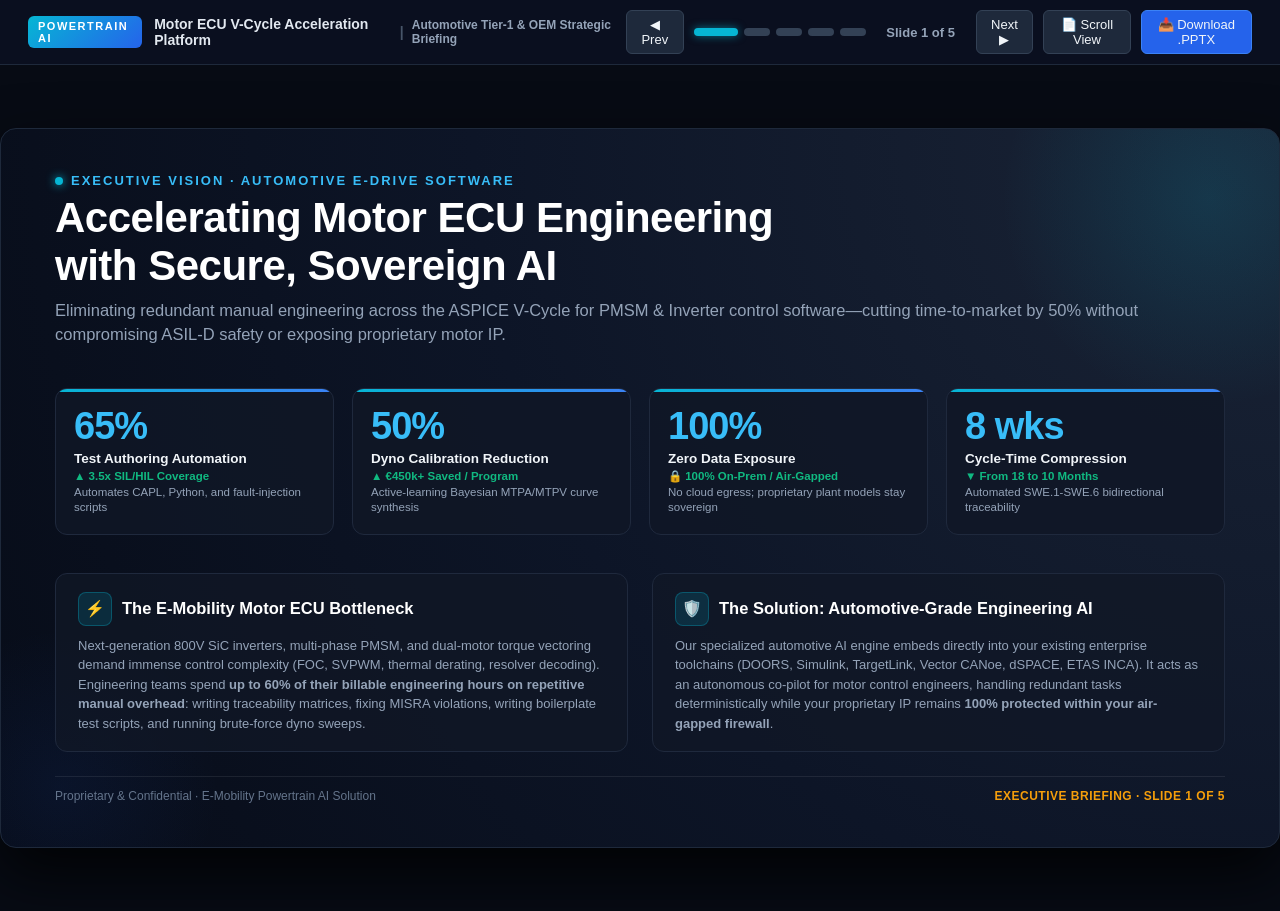
<file: ai_automotive_motor_ecu_v_cycle.html>
<!DOCTYPE html>
<html lang="en">
<head>
<meta charset="UTF-8">
<meta name="viewport" content="width=device-width, initial-scale=1.0">
<title>AI in Automotive Motor ECU Development | V-Cycle Acceleration &amp; Sovereign Security</title>
<style>
  :root {
    --bg-dark: #070b14;
    --card-bg: #101726;
    --card-border: #1e293d;
    --accent-blue: #3b82f6;
    --accent-cyan: #06b6d4;
    --accent-teal: #10b981;
    --accent-amber: #f59e0b;
    --accent-red: #ef4444;
    --text-primary: #f8fafc;
    --text-secondary: #94a3b8;
    --text-muted: #64748b;
  }

  * { box-sizing: border-box; margin: 0; padding: 0; }
  body {
    background: var(--bg-dark);
    font-family: -apple-system, BlinkMacSystemFont, "Segoe UI", Roboto, -apple-system, sans-serif;
    color: var(--text-primary);
    overflow-x: hidden;
    min-height: 100vh;
    display: flex;
    flex-direction: column;
  }

  /* Presentation Top Toolbar */
  .deck-header {
    background: rgba(11, 16, 32, 0.95);
    backdrop-filter: blur(14px);
    border-bottom: 1px solid #1e293b;
    display: flex;
    justify-content: space-between;
    align-items: center;
    padding: 10px 28px;
    position: sticky;
    top: 0;
    z-index: 999;
  }
  .deck-brand {
    display: flex;
    align-items: center;
    gap: 12px;
  }
  .brand-badge {
    background: linear-gradient(135deg, #06b6d4, #2563eb);
    color: #fff;
    padding: 4px 10px;
    border-radius: 6px;
    font-size: 11px;
    font-weight: 800;
    letter-spacing: 1.5px;
    text-transform: uppercase;
  }
  .deck-title-text {
    font-size: 14px;
    font-weight: 600;
    color: #e2e8f0;
    display: flex;
    align-items: center;
    gap: 8px;
  }
  .deck-nav-controls {
    display: flex;
    align-items: center;
    gap: 10px;
  }
  .nav-btn {
    background: #1e293b;
    border: 1px solid #334155;
    color: #f1f5f9;
    padding: 6px 14px;
    border-radius: 6px;
    font-size: 13px;
    font-weight: 500;
    cursor: pointer;
    transition: all 0.2s ease;
    display: inline-flex;
    align-items: center;
    gap: 6px;
  }
  .nav-btn:hover {
    background: #334155;
    border-color: #60a5fa;
    color: #fff;
  }
  .nav-btn.primary {
    background: #2563eb;
    border-color: #3b82f6;
  }
  .nav-btn.primary:hover {
    background: #1d4ed8;
  }
  .slide-counter {
    font-size: 13px;
    color: #94a3b8;
    font-weight: 600;
    min-width: 90px;
    text-align: center;
  }
  .slide-pills {
    display: flex;
    gap: 6px;
    align-items: center;
  }
  .slide-pill {
    width: 26px;
    height: 8px;
    background: #334155;
    border-radius: 4px;
    cursor: pointer;
    transition: all 0.25s ease;
  }
  .slide-pill:hover {
    background: #475569;
  }
  .slide-pill.active {
    background: #06b6d4;
    width: 44px;
    box-shadow: 0 0 8px rgba(6, 182, 212, 0.6);
  }

  /* Presentation Mode Styling */
  body.mode-presentation {
    overflow: hidden;
  }
  body.mode-presentation .deck-container {
    padding: 0;
    height: calc(100vh - 54px);
    display: flex;
    justify-content: center;
    align-items: center;
  }
  body.mode-presentation .slide {
    display: none;
    margin: 0;
    box-shadow: 0 25px 60px rgba(0, 0, 0, 0.8);
    transform-origin: center center;
    animation: fadeInSlide 0.35s ease-out forwards;
  }
  body.mode-presentation .slide.active-slide {
    display: flex;
  }

  @keyframes fadeInSlide {
    from { opacity: 0; transform: scale(0.985); }
    to { opacity: 1; transform: scale(1); }
  }

  /* Scroll Mode Styling */
  body.mode-scroll .deck-container {
    padding: 32px 0 80px;
    display: flex;
    flex-direction: column;
    align-items: center;
    gap: 40px;
  }
  body.mode-scroll .slide {
    display: flex;
  }

  /* Standard Slide Canvas (1280x720 16:9 ratio) */
  .slide {
    width: 1280px;
    height: 720px;
    padding: 44px 54px;
    background: radial-gradient(circle at top right, #1a2436 0%, #0d1527 55%, #070c18 100%);
    border: 1px solid #1e293b;
    border-radius: 16px;
    position: relative;
    overflow: hidden;
    flex-direction: column;
    justify-content: space-between;
  }

  /* Ambient Glow Effect */
  .slide::before {
    content: "";
    position: absolute;
    top: -140px;
    right: -140px;
    width: 420px;
    height: 420px;
    background: radial-gradient(circle, rgba(6, 182, 212, 0.14), transparent 70%);
    pointer-events: none;
  }
  .slide::after {
    content: "";
    position: absolute;
    bottom: -100px;
    left: -100px;
    width: 320px;
    height: 320px;
    background: radial-gradient(circle, rgba(37, 99, 235, 0.08), transparent 70%);
    pointer-events: none;
  }

  /* Slide Header */
  .slide-top {
    position: relative;
    z-index: 2;
  }
  .kicker {
    font-size: 13px;
    font-weight: 700;
    color: #38bdf8;
    text-transform: uppercase;
    letter-spacing: 2px;
    margin-bottom: 6px;
    display: flex;
    align-items: center;
    gap: 8px;
  }
  .kicker .dot {
    width: 8px;
    height: 8px;
    background: #06b6d4;
    border-radius: 50%;
    display: inline-block;
    box-shadow: 0 0 10px #06b6d4;
  }
  h1 {
    font-size: 42px;
    font-weight: 800;
    line-height: 1.15;
    color: #ffffff;
    letter-spacing: -0.5px;
    margin-bottom: 8px;
  }
  h2 {
    font-size: 32px;
    font-weight: 700;
    line-height: 1.2;
    color: #ffffff;
    letter-spacing: -0.3px;
    margin-bottom: 6px;
  }
  .subtitle {
    font-size: 16.5px;
    color: #94a3b8;
    font-weight: 400;
    line-height: 1.45;
    max-width: 1100px;
  }

  /* Slide Footer */
  .slide-footer {
    display: flex;
    justify-content: space-between;
    align-items: center;
    border-top: 1px solid rgba(255, 255, 255, 0.08);
    padding-top: 12px;
    font-size: 12px;
    color: #64748b;
    position: relative;
    z-index: 2;
  }
  .slide-footer .confidential {
    color: #f59e0b;
    font-weight: 600;
    letter-spacing: 0.5px;
  }

  /* Layout Grids */
  .cols {
    display: grid;
    grid-template-columns: repeat(2, 1fr);
    gap: 24px;
    position: relative;
    z-index: 2;
  }
  .cols-3 {
    display: grid;
    grid-template-columns: repeat(3, 1fr);
    gap: 18px;
    position: relative;
    z-index: 2;
  }
  .cols-4 {
    display: grid;
    grid-template-columns: repeat(4, 1fr);
    gap: 16px;
    position: relative;
    z-index: 2;
  }

  /* KPI Grid */
  .kpis {
    display: grid;
    grid-template-columns: repeat(4, 1fr);
    gap: 18px;
    margin: 18px 0 14px;
    position: relative;
    z-index: 2;
  }
  .kpi {
    background: rgba(16, 23, 38, 0.85);
    border: 1px solid #1f293d;
    border-radius: 12px;
    padding: 18px;
    position: relative;
    overflow: hidden;
  }
  .kpi::before {
    content: "";
    position: absolute;
    top: 0;
    left: 0;
    right: 0;
    height: 3px;
    background: linear-gradient(90deg, #06b6d4, #3b82f6);
  }
  .kpi .value {
    font-size: 38px;
    font-weight: 800;
    color: #38bdf8;
    line-height: 1;
    margin-bottom: 6px;
    letter-spacing: -1px;
  }
  .kpi .label {
    font-size: 13.5px;
    font-weight: 700;
    color: #f1f5f9;
    margin-bottom: 3px;
  }
  .kpi .delta {
    font-size: 11.5px;
    color: #94a3b8;
    line-height: 1.35;
  }
  .kpi .delta.highlight {
    color: #10b981;
    font-weight: 700;
  }

  /* Cards */
  .card {
    background: rgba(16, 23, 38, 0.75);
    border: 1px solid #1f293d;
    border-radius: 12px;
    padding: 18px 22px;
    position: relative;
  }
  .card-header {
    display: flex;
    align-items: center;
    gap: 10px;
    margin-bottom: 10px;
  }
  .card-icon {
    width: 34px;
    height: 34px;
    border-radius: 8px;
    display: flex;
    align-items: center;
    justify-content: center;
    font-size: 16px;
    background: rgba(6, 182, 212, 0.15);
    color: #38bdf8;
    border: 1px solid rgba(6, 182, 212, 0.3);
  }
  .card h3 {
    font-size: 16.5px;
    color: #fff;
    font-weight: 700;
  }
  .card p {
    font-size: 13px;
    color: #94a3b8;
    line-height: 1.5;
  }
  .card ul {
    list-style: none;
    margin-top: 8px;
  }
  .card ul li {
    font-size: 12.5px;
    color: #cbd5e1;
    margin-bottom: 5px;
    display: flex;
    align-items: flex-start;
    gap: 8px;
  }
  .card ul li::before {
    content: "▸";
    color: #38bdf8;
    font-size: 12px;
    line-height: 1.2;
  }

  /* Interactive V-Cycle Diagram */
  .v-cycle-container {
    display: grid;
    grid-template-columns: 1fr 120px 1fr;
    gap: 14px;
    margin-top: 10px;
    align-items: center;
    position: relative;
    z-index: 2;
  }
  .v-branch {
    display: flex;
    flex-direction: column;
    gap: 9px;
  }
  .v-step {
    background: rgba(16, 23, 38, 0.9);
    border: 1px solid #1f293d;
    border-radius: 8px;
    padding: 9px 13px;
    border-left: 3px solid #3b82f6;
    transition: all 0.2s ease;
  }
  .v-step:hover {
    border-color: #38bdf8;
    background: rgba(26, 38, 62, 0.95);
  }
  .v-step.right-branch {
    border-left: none;
    border-right: 3px solid #10b981;
  }
  .v-step.right-branch:hover {
    border-right-color: #34d399;
  }
  .v-step-title {
    font-size: 12.5px;
    font-weight: 700;
    color: #f8fafc;
    display: flex;
    justify-content: space-between;
    align-items: center;
  }
  .v-step-badge {
    font-size: 9.5px;
    padding: 2px 6px;
    border-radius: 4px;
    background: rgba(59, 130, 246, 0.2);
    color: #60a5fa;
    font-weight: 600;
  }
  .v-step.right-branch .v-step-badge {
    background: rgba(16, 185, 129, 0.2);
    color: #34d399;
  }
  .v-step-desc {
    font-size: 11px;
    color: #94a3b8;
    margin-top: 3px;
    line-height: 1.35;
  }
  .v-center-spine {
    display: flex;
    flex-direction: column;
    align-items: center;
    justify-content: center;
    text-align: center;
  }
  .v-badge-center {
    background: #111d33;
    border: 1px dashed #38bdf8;
    border-radius: 10px;
    padding: 10px 8px;
    font-size: 11px;
    color: #38bdf8;
    font-weight: 700;
    box-shadow: 0 0 15px rgba(6, 182, 212, 0.2);
  }

  /* Matrix Table */
  table.matrix-table {
    width: 100%;
    border-collapse: separate;
    border-spacing: 0;
    margin-top: 12px;
    border-radius: 10px;
    overflow: hidden;
    border: 1px solid #1f293d;
    font-size: 12.5px;
    position: relative;
    z-index: 2;
  }
  table.matrix-table th {
    background: #111e38;
    color: #f8fafc;
    text-align: left;
    padding: 10px 14px;
    font-weight: 700;
    border-bottom: 1px solid #1f293d;
  }
  table.matrix-table td {
    background: rgba(16, 23, 38, 0.7);
    color: #cbd5e1;
    padding: 9px 14px;
    border-bottom: 1px solid #1f293d;
    vertical-align: top;
    line-height: 1.4;
  }
  table.matrix-table tr:last-child td {
    border-bottom: none;
  }
  .tag-bad {
    background: rgba(239, 68, 68, 0.15);
    color: #f87171;
    padding: 2px 7px;
    border-radius: 4px;
    font-size: 10.5px;
    font-weight: 700;
    margin-right: 4px;
  }
  .tag-good {
    background: rgba(16, 185, 129, 0.15);
    color: #34d399;
    padding: 2px 7px;
    border-radius: 4px;
    font-size: 10.5px;
    font-weight: 700;
    margin-right: 4px;
  }

  /* Security Pillars */
  .security-box {
    background: linear-gradient(135deg, rgba(16, 185, 129, 0.08), rgba(6, 182, 212, 0.04));
    border: 1px solid rgba(16, 185, 129, 0.25);
    border-radius: 12px;
    padding: 16px 20px;
    position: relative;
  }
  .security-badge {
    display: inline-flex;
    align-items: center;
    gap: 6px;
    background: rgba(16, 185, 129, 0.2);
    color: #34d399;
    padding: 2px 8px;
    border-radius: 20px;
    font-size: 10.5px;
    font-weight: 700;
    text-transform: uppercase;
    margin-bottom: 6px;
  }

  /* Steps Grid */
  .steps {
    display: grid;
    grid-template-columns: repeat(4, 1fr);
    gap: 14px;
    margin-top: 12px;
    position: relative;
    z-index: 2;
  }
  .step {
    background: #101726;
    border: 1px solid #1f293d;
    border-radius: 10px;
    padding: 16px;
    border-top: 3px solid #38bdf8;
    display: flex;
    flex-direction: column;
    justify-content: space-between;
  }
  .step .num {
    font-size: 11px;
    font-weight: 800;
    color: #38bdf8;
    text-transform: uppercase;
    letter-spacing: 1px;
  }
  .step h3 {
    font-size: 15px;
    color: #fff;
    margin: 5px 0 6px;
    font-weight: 700;
  }
  .step p {
    font-size: 12px;
    color: #94a3b8;
    line-height: 1.4;
  }
  .step-deliverable {
    margin-top: 8px;
    padding-top: 6px;
    border-top: 1px dashed #1e293b;
    font-size: 11px;
    color: #34d399;
    font-weight: 600;
  }

  /* Call To Action Banner */
  .cta-banner {
    background: linear-gradient(90deg, #1e3a8a 0%, #0d9488 100%);
    border-radius: 12px;
    padding: 16px 24px;
    display: flex;
    justify-content: space-between;
    align-items: center;
    margin-top: 12px;
    position: relative;
    z-index: 2;
  }
  .cta-title {
    font-size: 16.5px;
    font-weight: 800;
    color: #fff;
  }
  .cta-subtitle {
    font-size: 12.5px;
    color: #e0f2fe;
    margin-top: 2px;
  }
  .cta-btn {
    background: #ffffff;
    color: #0f172a;
    font-weight: 700;
    padding: 9px 20px;
    border-radius: 6px;
    font-size: 12.5px;
    border: none;
    cursor: pointer;
    box-shadow: 0 4px 12px rgba(0, 0, 0, 0.25);
    text-transform: uppercase;
    letter-spacing: 0.5px;
    transition: transform 0.15s ease;
  }
  .cta-btn:hover {
    transform: translateY(-1px);
    background: #f8fafc;
  }

  /* Print and PDF Export Styles */
  @media print {
    body { background: #070b14 !important; }
    .deck-header { display: none !important; }
    .deck-container { padding: 0 !important; gap: 0 !important; }
    .slide {
      page-break-after: always;
      break-after: page;
      margin: 0 !important;
      border: none !important;
      box-shadow: none !important;
      width: 100% !important;
      height: 100vh !important;
    }
  }
</style>
</head>
<body class="mode-presentation">

<!-- Presentation Header & Controls -->
<header class="deck-header">
  <div class="deck-brand">
    <span class="brand-badge">POWERTRAIN AI</span>
    <div class="deck-title-text">
      <span>Motor ECU V-Cycle Acceleration Platform</span>
      <span style="color:#475569">|</span>
      <span style="color:#94a3b8; font-size:12px;">Automotive Tier-1 &amp; OEM Strategic Briefing</span>
    </div>
  </div>
  
  <div class="deck-nav-controls">
    <button class="nav-btn" onclick="prevSlide()" title="Previous Slide (Arrow Left)">◀ Prev</button>
    
    <div class="slide-pills">
      <div class="slide-pill active" onclick="goToSlide(0)" title="Slide 1: Executive Vision"></div>
      <div class="slide-pill" onclick="goToSlide(1)" title="Slide 2: Demystifying AI"></div>
      <div class="slide-pill" onclick="goToSlide(2)" title="Slide 3: V-Cycle Transformation"></div>
      <div class="slide-pill" onclick="goToSlide(3)" title="Slide 4: Zero Data Leakage"></div>
      <div class="slide-pill" onclick="goToSlide(4)" title="Slide 5: Turnkey Services"></div>
    </div>

    <span class="slide-counter" id="slideIndicator">Slide 1 of 5</span>
    <button class="nav-btn" onclick="nextSlide()" title="Next Slide (Arrow Right / Space)">Next ▶</button>
    
    <button class="nav-btn" id="viewModeBtn" onclick="toggleViewMode()" title="Toggle View Mode (Presentation vs Scroll)">
      📄 Scroll View
    </button>
    
    <button class="nav-btn primary" onclick="downloadPptx()" title="Download Editable PowerPoint File">
      📥 Download .PPTX
    </button>
  </div>
</header>

<!-- Slides Container -->
<main class="deck-container">

  <!-- ==================== SLIDE 1 ==================== -->
  <section class="slide active-slide" data-hp-slide="1" id="slide-1">
    <div class="slide-top">
      <div class="kicker"><span class="dot"></span> Executive Vision · Automotive E-Drive Software</div>
      <h1>Accelerating Motor ECU Engineering<br>with Secure, Sovereign AI</h1>
      <p class="subtitle">
        Eliminating redundant manual engineering across the ASPICE V-Cycle for PMSM &amp; Inverter control software—cutting time-to-market by 50% without compromising ASIL-D safety or exposing proprietary motor IP.
      </p>
    </div>

    <!-- Core Impact Metrics -->
    <div class="kpis">
      <div class="kpi">
        <div class="value">65%</div>
        <div class="label">Test Authoring Automation</div>
        <div class="delta highlight">▲ 3.5x SIL/HIL Coverage</div>
        <div class="delta">Automates CAPL, Python, and fault-injection scripts</div>
      </div>
      <div class="kpi">
        <div class="value">50%</div>
        <div class="label">Dyno Calibration Reduction</div>
        <div class="delta highlight">▲ €450k+ Saved / Program</div>
        <div class="delta">Active-learning Bayesian MTPA/MTPV curve synthesis</div>
      </div>
      <div class="kpi">
        <div class="value">100%</div>
        <div class="label">Zero Data Exposure</div>
        <div class="delta highlight">🔒 100% On-Prem / Air-Gapped</div>
        <div class="delta">No cloud egress; proprietary plant models stay sovereign</div>
      </div>
      <div class="kpi">
        <div class="value">8 wks</div>
        <div class="label">Cycle-Time Compression</div>
        <div class="delta highlight">▼ From 18 to 10 Months</div>
        <div class="delta">Automated SWE.1-SWE.6 bidirectional traceability</div>
      </div>
    </div>

    <!-- Context & Pain Point Overview -->
    <div class="cols">
      <div class="card">
        <div class="card-header">
          <div class="card-icon">⚡</div>
          <h3>The E-Mobility Motor ECU Bottleneck</h3>
        </div>
        <p>
          Next-generation 800V SiC inverters, multi-phase PMSM, and dual-motor torque vectoring demand immense control complexity (FOC, SVPWM, thermal derating, resolver decoding). Engineering teams spend <strong>up to 60% of their billable engineering hours on repetitive manual overhead</strong>: writing traceability matrices, fixing MISRA violations, writing boilerplate test scripts, and running brute-force dyno sweeps.
        </p>
      </div>

      <div class="card">
        <div class="card-header">
          <div class="card-icon">🛡️</div>
          <h3>The Solution: Automotive-Grade Engineering AI</h3>
        </div>
        <p>
          Our specialized automotive AI engine embeds directly into your existing enterprise toolchains (DOORS, Simulink, TargetLink, Vector CANoe, dSPACE, ETAS INCA). It acts as an autonomous co-pilot for motor control engineers, handling redundant tasks deterministically while your proprietary IP remains <strong>100% protected within your air-gapped firewall</strong>.
        </p>
      </div>
    </div>

    <div class="slide-footer">
      <span>Proprietary &amp; Confidential · E-Mobility Powertrain AI Solution</span>
      <span class="confidential">EXECUTIVE BRIEFING · SLIDE 1 OF 5</span>
    </div>
  </section>

  <!-- ==================== SLIDE 2 ==================== -->
  <section class="slide" data-hp-slide="1" id="slide-2">
    <div class="slide-top">
      <div class="kicker"><span class="dot"></span> Engineering Foundations · Beyond Generic LLMs</div>
      <h2>What is AI in Deep Automotive Motor ECU Development?</h2>
      <p class="subtitle">
        Generic commercial AI hallucinates and leaks data. Automotive-grade engineering AI is a deterministic, neuro-symbolic framework engineered specifically for functional safety (ISO 26262) and real-time control physics.
      </p>
    </div>

    <!-- The 3 Pillars of Motor Control AI -->
    <div class="cols-3">
      <div class="card">
        <div class="card-header">
          <div class="card-icon">📐</div>
          <h3>1. Physics-Informed ML Surrogates</h3>
        </div>
        <p>
          Replaces sluggish finite-element (FEA) and complex ODE solvers with microsecond neural surrogates for non-linear motor plant dynamics:
        </p>
        <ul>
          <li>Iron saturation, cross-coupling Ld/Lq mapping</li>
          <li>Inverter SiC switching losses &amp; thermal transients</li>
          <li>100x faster SIL/MIL closed-loop simulation</li>
        </ul>
      </div>

      <div class="card">
        <div class="card-header">
          <div class="card-icon">🧠</div>
          <h3>2. Domain-Tuned Semantic Agents</h3>
        </div>
        <p>
          Trained on automotive embedded standards, control protocols, and toolchain syntax rather than public internet chatter:
        </p>
        <ul>
          <li>Deep knowledge of AUTOSAR Classic (RTE/BSW/MCAL)</li>
          <li>Native understanding of A2L/ASAP2, CAN/XCP, and MDF4</li>
          <li>Automated ASPICE SWE.1-SWE.6 artifact synthesis</li>
        </ul>
      </div>

      <div class="card">
        <div class="card-header">
          <div class="card-icon">🛡️</div>
          <h3>3. Deterministic Verification Gates</h3>
        </div>
        <p>
          Zero hallucination tolerance: Every AI suggestion is strictly gated by deterministic compilers and formal verification tools:
        </p>
        <ul>
          <li>Automated MISRA-C:2012 / CERT C rule checkers</li>
          <li>SMT-based formal bounds checking (Polyspace/Astree)</li>
          <li>Human-in-the-loop sign-off for ASIL-D safety cases</li>
        </ul>
      </div>
    </div>

    <!-- Comparison Table -->
    <table class="matrix-table">
      <thead>
        <tr>
          <th style="width: 22%;">Dimension</th>
          <th style="width: 38%;">Generic Consumer AI (ChatGPT / Public Cloud)</th>
          <th style="width: 40%; color: #38bdf8;">Our Automotive Motor ECU AI Platform</th>
        </tr>
      </thead>
      <tbody>
        <tr>
          <td><strong>Data Confidentiality</strong></td>
          <td><span class="tag-bad">High Risk</span> Egresses to public cloud; risks model retraining</td>
          <td><span class="tag-good">100% Sovereign</span> Air-gapped / On-Premise; zero external transmission</td>
        </tr>
        <tr>
          <td><strong>Automotive Semantics</strong></td>
          <td>Generic code; no awareness of FOC, SVPWM, or ARXML</td>
          <td>Native understanding of dq-frame transformations, MTPA, and AUTOSAR</td>
        </tr>
        <tr>
          <td><strong>Safety &amp; Compliance</strong></td>
          <td>Unverifiable probabilistic text; unsuited for ASIL-D</td>
          <td>Deterministic verification gates; ISO 26262 tool qualification support</td>
        </tr>
        <tr>
          <td><strong>Toolchain Integration</strong></td>
          <td>Copy-paste web browser interface; manual friction</td>
          <td>Headless API connectors for DOORS, Simulink, CANoe, INCA, dSPACE</td>
        </tr>
      </tbody>
    </table>

    <div class="slide-footer">
      <span>Deterministic Neuro-Symbolic Architecture for High-Integrity Systems</span>
      <span class="confidential">EXECUTIVE BRIEFING · SLIDE 2 OF 5</span>
    </div>
  </section>

  <!-- ==================== SLIDE 3 ==================== -->
  <section class="slide" data-hp-slide="1" id="slide-3">
    <div class="slide-top">
      <div class="kicker"><span class="dot"></span> End-to-End V-Model Transformation · ASPICE SWE.1 to SWE.6</div>
      <h2>AI Across the Motor ECU V-Development Cycle</h2>
      <p class="subtitle">
        Automating time-sink manual tasks from requirements decomposition down to dyno calibration while preserving full engineering control and safety integrity.
      </p>
    </div>

    <!-- Visual V-Cycle Flow -->
    <div class="v-cycle-container">
      <!-- Left Arm (Design & Architecture) -->
      <div class="v-branch">
        <div class="v-step">
          <div class="v-step-title">
            <span>SWE.1: Requirements Engineering</span>
            <span class="v-step-badge">DOORS / Polarion</span>
          </div>
          <div class="v-step-desc">
            <strong>AI Parser:</strong> Converts OEM vehicle torque requests into formal Motor Control specs; flags conflicting or untestable boundary conditions automatically.
          </div>
        </div>

        <div class="v-step">
          <div class="v-step-title">
            <span>SWE.2: System Architecture</span>
            <span class="v-step-badge">AUTOSAR ARXML</span>
          </div>
          <div class="v-step-desc">
            <strong>ARXML Co-Pilot:</strong> Automated SWC port mapping, runnable scheduling, and data dictionary validation for inverter RTE and BSW complex drivers.
          </div>
        </div>

        <div class="v-step">
          <div class="v-step-title">
            <span>SWE.3: Detailed MBD &amp; Code Gen</span>
            <span class="v-step-badge">Simulink / TargetLink</span>
          </div>
          <div class="v-step-desc">
            <strong>Model &amp; Code Assistant:</strong> Automated FOC sub-system harness generation, fixed-point scaling optimization, and automated MISRA-C:2012 remediation.
          </div>
        </div>
      </div>

      <!-- Center Spine -->
      <div class="v-center-spine">
        <div class="v-badge-center">
          <div style="font-size: 18px; margin-bottom: 2px;">⚡ ➔ ⚙️</div>
          <div>CLOSED LOOP</div>
          <div style="font-size: 8.5px; color: #94a3b8; margin-top: 3px;">Continuous Automated Traceability</div>
        </div>
      </div>

      <!-- Right Arm (Verification, Validation & Calibration) -->
      <div class="v-branch">
        <div class="v-step right-branch">
          <div class="v-step-title">
            <span>SWE.4: Unit &amp; Static Verification</span>
            <span class="v-step-badge">Polyspace / TPT</span>
          </div>
          <div class="v-step-desc">
            <strong>Test Vector Synthesizer:</strong> Autonomously generates boundary and equivalence test cases achieving 100% MC/DC coverage for ASIL-D motor safety monitors.
          </div>
        </div>

        <div class="v-step right-branch">
          <div class="v-step-title">
            <span>SWE.5: SIL / HIL Integration</span>
            <span class="v-step-badge">dSPACE / Vector CANoe</span>
          </div>
          <div class="v-step-desc">
            <strong>HIL Automation Engine:</strong> Generates automated CAPL/Python scripts for resolver signal loss, DC bus over-voltage, and inverter bridge shoot-through faults.
          </div>
        </div>

        <div class="v-step right-branch">
          <div class="v-step-title">
            <span>SWE.6: Dyno Calibration &amp; Mapping</span>
            <span class="v-step-badge">ETAS INCA / CANape</span>
          </div>
          <div class="v-step-desc">
            <strong>Bayesian Calibration Co-Pilot:</strong> Active-learning MTPA/MTPV table generator; slashes dyno cell operating hours by 50% via intelligent sweep reduction.
          </div>
        </div>
      </div>
    </div>

    <!-- Bottleneck vs AI Acceleration Summary Bar -->
    <div class="cols" style="margin-top: 10px;">
      <div class="card" style="padding: 10px 16px; border-left: 3px solid #f87171;">
        <h4 style="font-size: 12.5px; color: #f87171; margin-bottom: 3px;">Traditional Manual Bottleneck:</h4>
        <p style="font-size: 11.5px; color: #cbd5e1;">
          Manual test script authoring, repetitive regression debug in gigabyte CAN trace logs, and weeks of tedious test bench sweep tuning.
        </p>
      </div>
      <div class="card" style="padding: 10px 16px; border-left: 3px solid #10b981;">
        <h4 style="font-size: 12.5px; color: #34d399; margin-bottom: 3px;">AI-Accelerated Engineering:</h4>
        <p style="font-size: 11.5px; color: #cbd5e1;">
          Automated test synthesis, 10-second MDF4 log root-cause analysis, and optimal dyno sampling points calculated autonomously.
        </p>
      </div>
    </div>

    <div class="slide-footer">
      <span>ASPICE Level 3 &amp; ISO 26262 ASIL-D Process Aligned</span>
      <span class="confidential">EXECUTIVE BRIEFING · SLIDE 3 OF 5</span>
    </div>
  </section>

  <!-- ==================== SLIDE 4 ==================== -->
  <section class="slide" data-hp-slide="1" id="slide-4">
    <div class="slide-top">
      <div class="kicker"><span class="dot"></span> Enterprise Security Architecture · Zero Trust</div>
      <h2>Absolute IP Protection &amp; Zero Data Leakage Guarantee</h2>
      <p class="subtitle">
        Your motor topologies, inverter switching algorithms, and calibration datasets represent core IP. Our platform guarantees mathematical data isolation with zero cloud exposure.
      </p>
    </div>

    <!-- 4 Security Pillars -->
    <div class="cols">
      <div class="security-box">
        <div class="security-badge">🔒 Pillar 1 · Sovereign Hosting</div>
        <h3 style="font-size: 15.5px; color: #fff; margin-bottom: 5px;">100% Air-Gapped / On-Premise VPC</h3>
        <p style="font-size: 12.5px; color: #cbd5e1; line-height: 1.45;">
          Deployed completely behind your corporate firewall on customer-owned infrastructure (NVIDIA DGX, private server racks, or dedicated sovereign cloud enclaves). <strong>Zero telemetry, zero external API calls, and zero external network dependencies.</strong>
        </p>
      </div>

      <div class="security-box">
        <div class="security-badge">🛡️ Pillar 2 · Intellectual Property Rights</div>
        <h3 style="font-size: 15.5px; color: #fff; margin-bottom: 5px;">Zero Data Retention &amp; No Retraining</h3>
        <p style="font-size: 12.5px; color: #cbd5e1; line-height: 1.45;">
          Your proprietary motor control models, Simulink diagrams, C source code, and calibration A2L files are never used to train base foundation models. Ephemeral session memory is securely wiped following execution.
        </p>
      </div>

      <div class="security-box">
        <div class="security-badge">⚡ Pillar 3 · Compliance Standard</div>
        <h3 style="font-size: 15.5px; color: #fff; margin-bottom: 5px;">TISAX Level 3 &amp; ISO/SAE 21434 Certified</h3>
        <p style="font-size: 12.5px; color: #cbd5e1; line-height: 1.45;">
          Built to conform strictly with automotive cybersecurity standards (ISO/SAE 21434) and European automotive supplier information security (TISAX AL3 - Very High Protection Need). Role-based access control (RBAC) and hardware cryptographic signing.
        </p>
      </div>

      <div class="security-box">
        <div class="security-badge">🔍 Pillar 4 · Audit &amp; Traceability</div>
        <h3 style="font-size: 15.5px; color: #fff; margin-bottom: 5px;">Complete Audit Trail &amp; Human Sign-off</h3>
        <p style="font-size: 12.5px; color: #cbd5e1; line-height: 1.45;">
          Every generated test case, code patch, or calibration adjustment includes full cryptographic provenance and timestamped justification. Meets strict ASPICE audit requirements with mandatory Senior Engineer sign-off gates.
        </p>
      </div>
    </div>

    <!-- Architecture Callout -->
    <div class="card" style="margin-top: 10px; background: rgba(15, 23, 42, 0.9); border: 1px dashed #38bdf8; padding: 12px 18px;">
      <div style="display: flex; align-items: center; justify-content: space-between;">
        <div style="display: flex; align-items: center; gap: 12px;">
          <div style="font-size: 22px;">🏛️</div>
          <div>
            <div style="font-size: 13.5px; font-weight: 700; color: #38bdf8;">Enterprise Air-Gap Deployment Mode</div>
            <div style="font-size: 11.5px; color: #94a3b8;">Containerized microservices (Docker/Kubernetes) running locally with on-prem quantized model weights.</div>
          </div>
        </div>
        <div style="background: rgba(16, 185, 129, 0.15); border: 1px solid #10b981; color: #34d399; font-weight: 700; font-size: 11.5px; padding: 5px 12px; border-radius: 6px;">
          ✓ ZERO DATA LEAKAGE CERTIFIED
        </div>
      </div>
    </div>

    <div class="slide-footer">
      <span>Hardware-Enforced Data Isolation for Tier-1 &amp; OEM Intellectual Property</span>
      <span class="confidential">EXECUTIVE BRIEFING · SLIDE 4 OF 5</span>
    </div>
  </section>

  <!-- ==================== SLIDE 5 ==================== -->
  <section class="slide" data-hp-slide="1" id="slide-5">
    <div class="slide-top">
      <div class="kicker"><span class="dot"></span> Strategic Engagement &amp; Partnership · Next Steps</div>
      <h2>Turnkey Services: Accelerate Your Motor ECU Programs</h2>
      <p class="subtitle">
        We deliver end-to-end enablement: from integrating secure AI engines into your toolchain to fine-tuning on your proprietary legacy codebase and executing rapid 4-week proof-of-concepts.
      </p>
    </div>

    <!-- 4 Turnkey Service Offerings -->
    <div class="steps">
      <div class="step">
        <div>
          <div class="num">SERVICE 01</div>
          <h3>V-Cycle Test &amp; HIL Automation Suite</h3>
          <p>Turnkey integration with dSPACE, Vector CANoe, and TPT. Automated test authoring and 24/7 automated regression failure diagnosis.</p>
        </div>
        <div class="step-deliverable">▸ 60% Faster HIL Validation</div>
      </div>

      <div class="step">
        <div>
          <div class="num">SERVICE 02</div>
          <h3>Dyno Calibration Co-Pilot</h3>
          <p>Deployment of Bayesian active-learning agents to optimize test bench schedules and auto-generate MTPA, MTPV, and thermal derating tables.</p>
        </div>
        <div class="step-deliverable">▸ 50% Dyno Hour Reduction</div>
      </div>

      <div class="step">
        <div>
          <div class="num">SERVICE 03</div>
          <h3>ASPICE &amp; Safety Compliance Accelerator</h3>
          <p>End-to-end bidirectional traceability automation from DOORS requirements to test logs, plus automated MISRA-C static remediation.</p>
        </div>
        <div class="step-deliverable">▸ 100% Audit-Ready SWE.1-6</div>
      </div>

      <div class="step">
        <div>
          <div class="num">SERVICE 04</div>
          <h3>Air-Gapped Sovereign Deployment</h3>
          <p>On-premise hardware setup, fine-tuning domain models on your internal motor firmware conventions, and hands-on team enablement.</p>
        </div>
        <div class="step-deliverable">▸ Zero Security Compromise</div>
      </div>
    </div>

    <!-- Adoption Roadmap -->
    <div class="cols" style="margin-top: 10px;">
      <div class="card" style="padding: 12px 18px;">
        <h4 style="font-size: 12.5px; color: #38bdf8; margin-bottom: 4px;">Phase 1: 4-Week Rapid Proof of Concept (PoC)</h4>
        <p style="font-size: 11.5px; color: #cbd5e1;">
          Select one high-friction subsystem (e.g., FOC fault-injection test synthesis or dyno MTPA calibration). We demonstrate 50%+ time savings on your data with zero air-gap risk.
        </p>
      </div>

      <div class="card" style="padding: 12px 18px;">
        <h4 style="font-size: 12.5px; color: #38bdf8; margin-bottom: 4px;">Phase 2: 12-Week Production Pilot &amp; Toolchain Rollout</h4>
        <p style="font-size: 11.5px; color: #cbd5e1;">
          Full on-prem deployment integrated into your CI/CD, dSPACE/Vector HIL benches, and DOORS database. Comprehensive training for your motor control engineers.
        </p>
      </div>
    </div>

    <!-- Call to Action Banner -->
    <div class="cta-banner">
      <div>
        <div class="cta-title">Ready to Cut 6+ Months from Your Next Motor ECU Program?</div>
        <div class="cta-subtitle">Book a 45-minute confidential technical deep dive and see our on-premise motor control AI demo.</div>
      </div>
      <button class="cta-btn" onclick="scheduleBriefing()">
        Schedule Technical Briefing
      </button>
    </div>

    <div class="slide-footer">
      <span>Automotive Systems Engineering · Ready for Immediate Deployment</span>
      <span class="confidential">EXECUTIVE BRIEFING · SLIDE 5 OF 5</span>
    </div>
  </section>

</main>

<!-- Interactive Slide Controls Script -->
<script>
  let currentSlide = 0;
  let isScrollMode = false;
  const slides = document.querySelectorAll('.slide');
  const pills = document.querySelectorAll('.slide-pill');
  const indicator = document.getElementById('slideIndicator');
  const viewModeBtn = document.getElementById('viewModeBtn');
  const totalSlides = slides.length;

  function updateSlide(index) {
    if (index < 0 || index >= totalSlides) return;
    currentSlide = index;

    if (!isScrollMode) {
      slides.forEach((s, idx) => {
        if (idx === currentSlide) {
          s.classList.add('active-slide');
        } else {
          s.classList.remove('active-slide');
        }
      });
    } else {
      slides[currentSlide].scrollIntoView({ behavior: 'smooth', block: 'center' });
    }

    // Update pill states
    pills.forEach((pill, i) => {
      if (i === currentSlide) {
        pill.classList.add('active');
      } else {
        pill.classList.remove('active');
      }
    });

    // Update indicator
    if (indicator) {
      indicator.textContent = `Slide ${currentSlide + 1} of ${totalSlides}`;
    }
  }

  function nextSlide() {
    if (currentSlide < totalSlides - 1) {
      updateSlide(currentSlide + 1);
    }
  }

  function prevSlide() {
    if (currentSlide > 0) {
      updateSlide(currentSlide - 1);
    }
  }

  function goToSlide(index) {
    updateSlide(index);
  }

  function toggleViewMode() {
    isScrollMode = !isScrollMode;
    if (isScrollMode) {
      document.body.classList.remove('mode-presentation');
      document.body.classList.add('mode-scroll');
      if (viewModeBtn) viewModeBtn.textContent = '📽️ Slide View';
      slides[currentSlide].scrollIntoView({ behavior: 'smooth', block: 'center' });
    } else {
      document.body.classList.remove('mode-scroll');
      document.body.classList.add('mode-presentation');
      if (viewModeBtn) viewModeBtn.textContent = '📄 Scroll View';
      updateSlide(currentSlide);
    }
  }

  function downloadPptx() {
    const link = document.createElement('a');
    link.href = 'ai_automotive_motor_ecu_v_cycle.pptx';
    link.download = 'ai_automotive_motor_ecu_v_cycle.pptx';
    link.click();
  }

  function scheduleBriefing() {
    alert('Technical Scoping Request Received.\n\nA senior Powertrain & ECU Systems Architect will contact you under NDA to configure your air-gapped evaluation environment.');
  }

  // Keyboard Navigation
  window.addEventListener('keydown', (e) => {
    if (e.target && (e.target.tagName === 'INPUT' || e.target.tagName === 'TEXTAREA')) return;
    if (e.key === 'ArrowRight' || e.key === ' ' || e.key === 'PageDown') {
      e.preventDefault();
      nextSlide();
    } else if (e.key === 'ArrowLeft' || e.key === 'PageUp') {
      e.preventDefault();
      prevSlide();
    } else if (e.key === 'Home') {
      e.preventDefault();
      goToSlide(0);
    } else if (e.key === 'End') {
      e.preventDefault();
      goToSlide(totalSlides - 1);
    }
  });

  // Scroll detection in scroll mode
  window.addEventListener('scroll', () => {
    if (!isScrollMode) return;
    let closestIndex = 0;
    let closestDistance = Infinity;
    slides.forEach((slide, index) => {
      const rect = slide.getBoundingClientRect();
      const distance = Math.abs(rect.top - 80);
      if (distance < closestDistance) {
        closestDistance = distance;
        closestIndex = index;
      }
    });
    if (closestIndex !== currentSlide) {
      currentSlide = closestIndex;
      pills.forEach((pill, i) => {
        if (i === currentSlide) {
          pill.classList.add('active');
        } else {
          pill.classList.remove('active');
        }
      });
      if (indicator) {
        indicator.textContent = `Slide ${currentSlide + 1} of ${totalSlides}`;
      }
    }
  });

  // Initialize
  updateSlide(0);
</script>

</body>
</html>
</file>
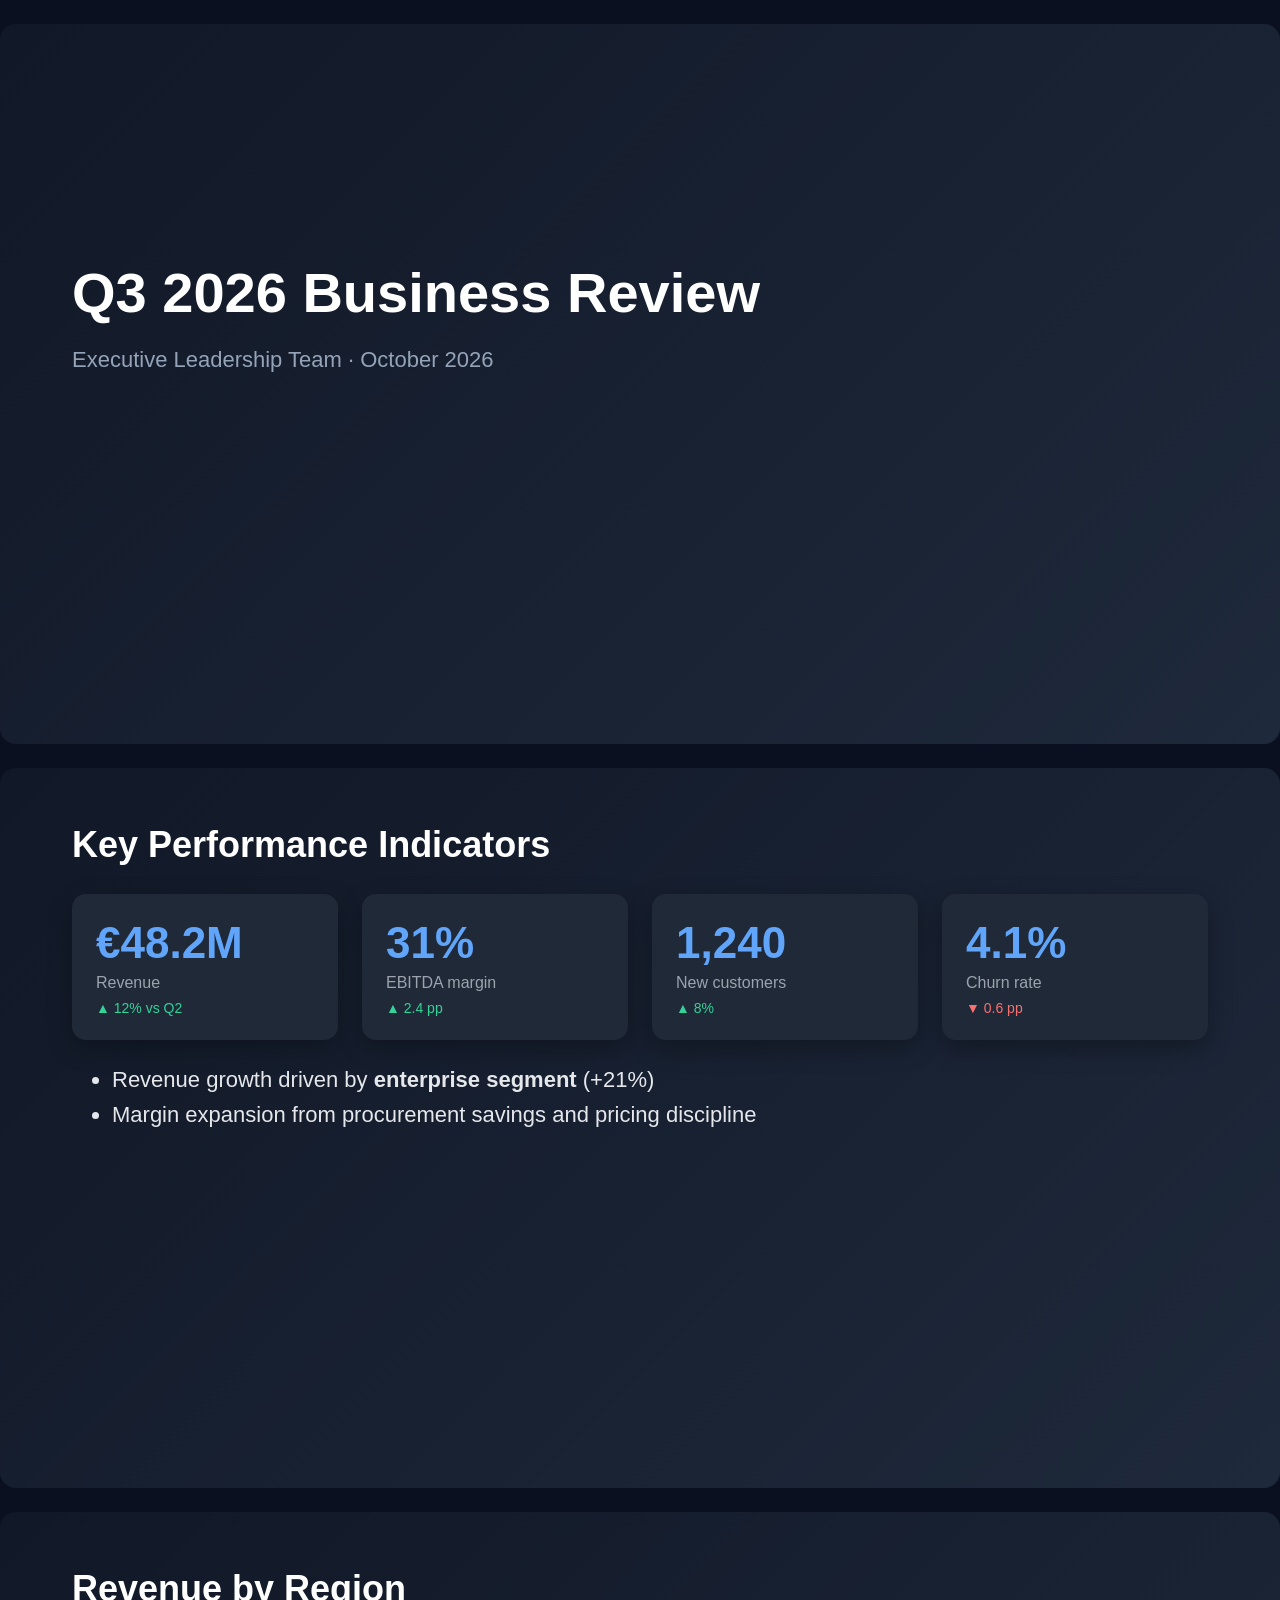
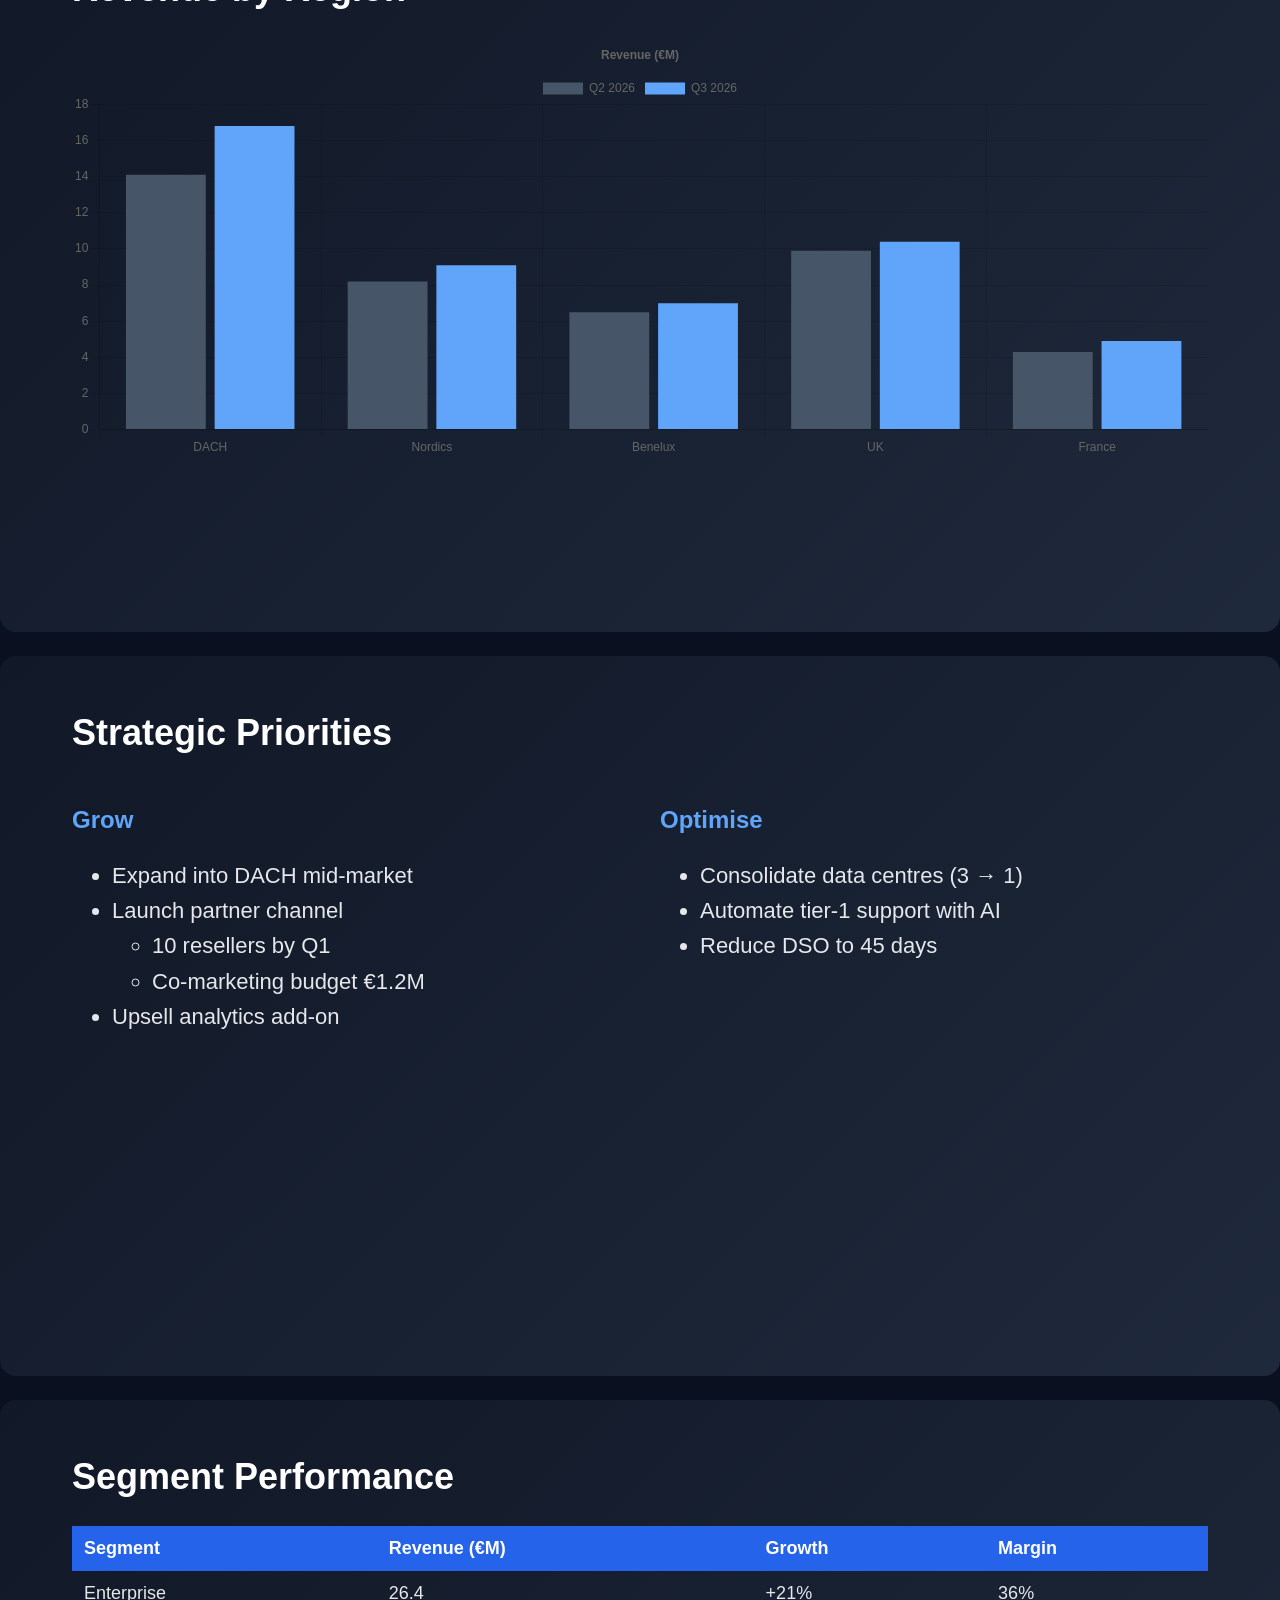
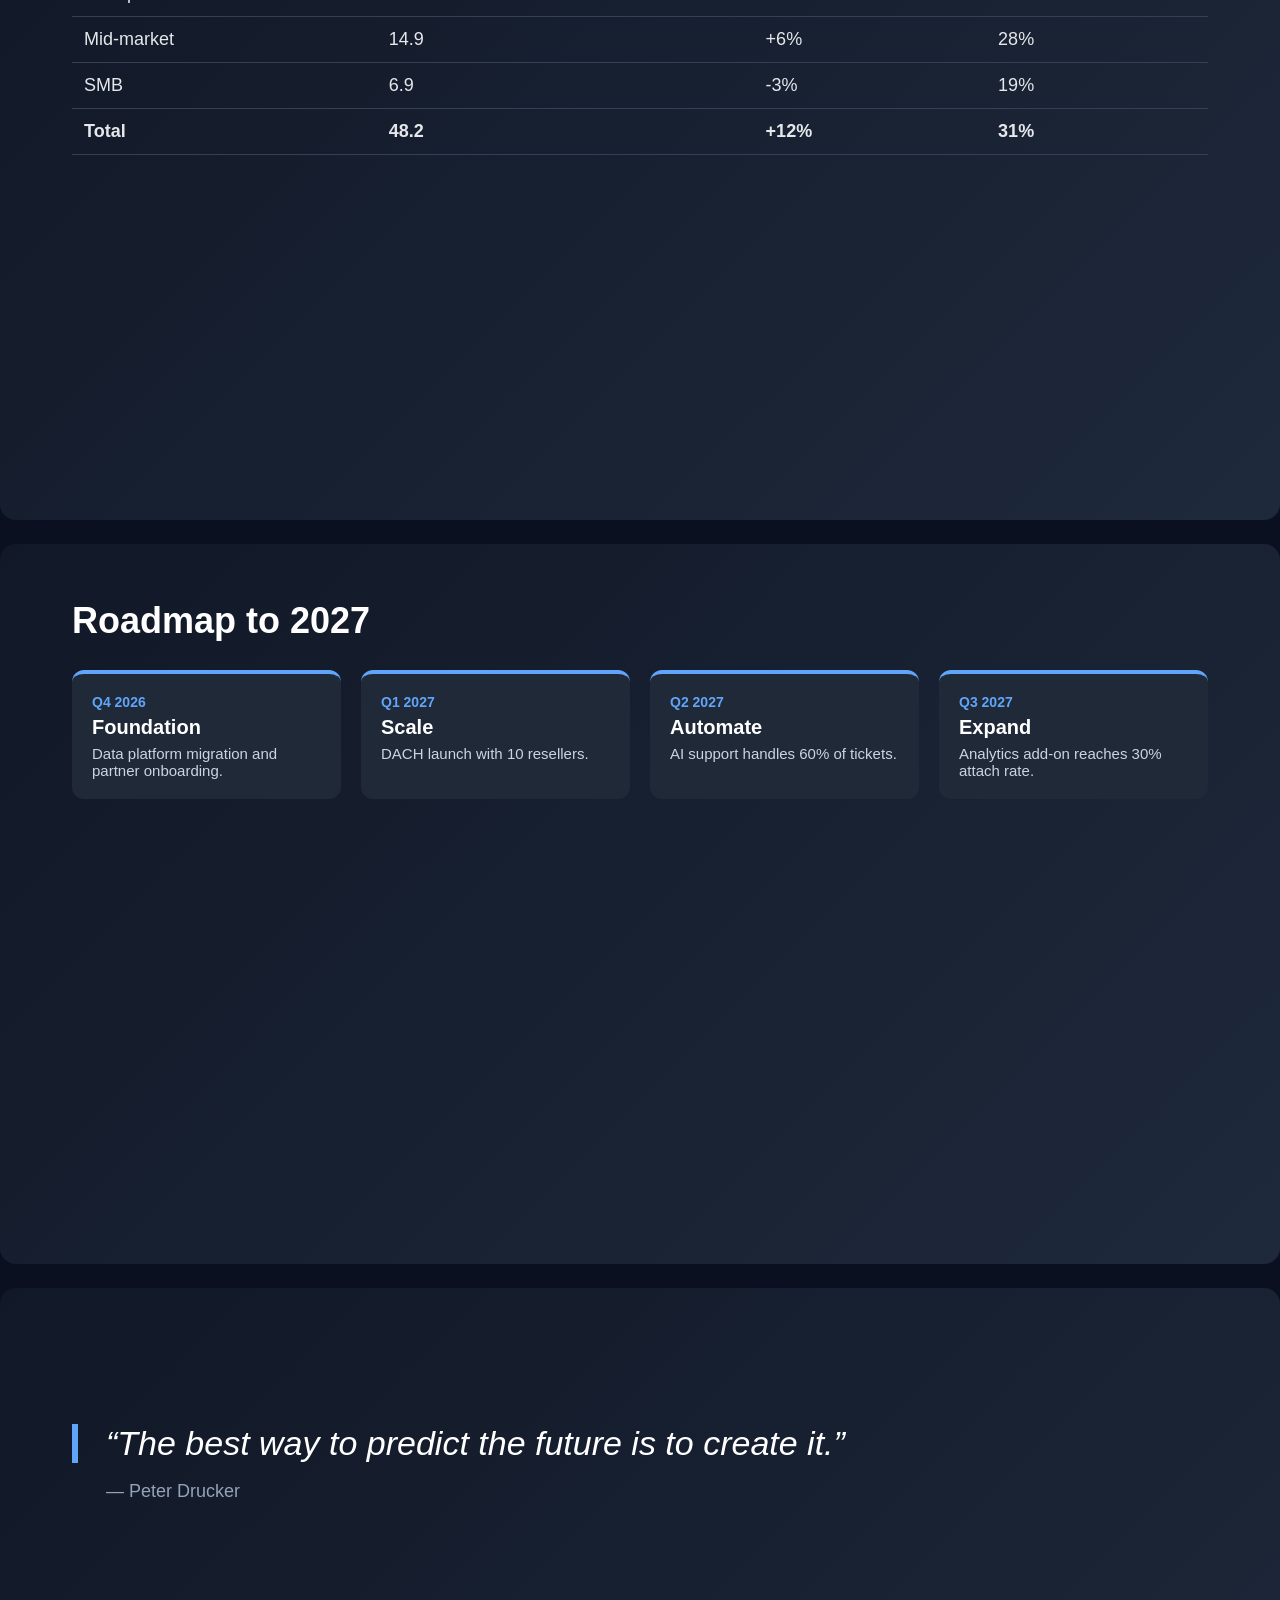
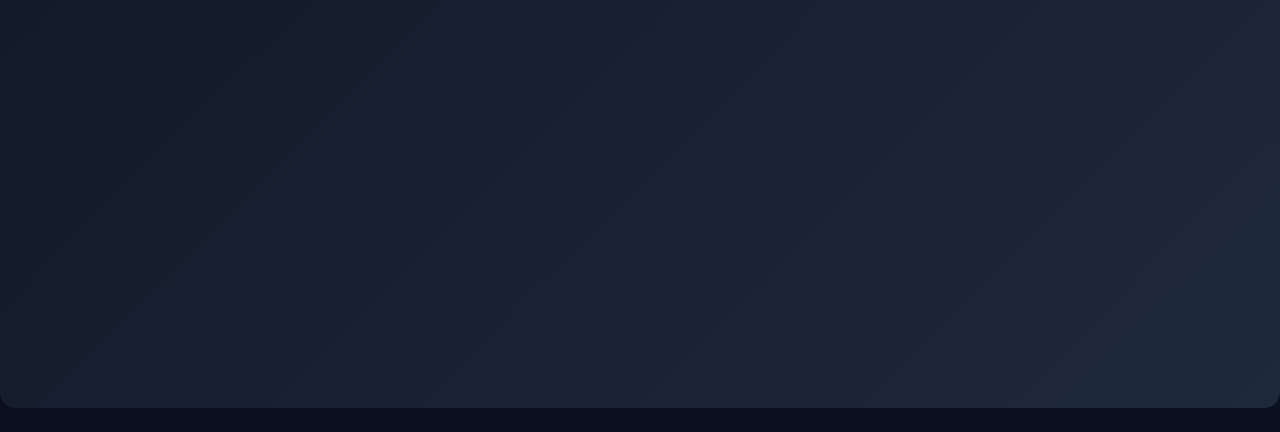
<file: backend/tests/fixtures/html/deck_slides.html>
<!DOCTYPE html>
<html lang="en">
<head>
<meta charset="UTF-8">
<title>Q3 2026 Business Review</title>
<script src="vendor/chart.umd.min.js"></script>
<style>
  body { margin: 0; background: #0b1020; font-family: 'Inter', 'Segoe UI', sans-serif; color: #e5e7eb; }
  .slide { width: 1280px; height: 720px; margin: 24px auto; padding: 56px 72px; box-sizing: border-box;
           background: linear-gradient(135deg, #111827, #1e293b); border-radius: 16px; position: relative; overflow: hidden; }
  h1 { font-size: 56px; margin: 0 0 16px; color: #fff; }
  h2 { font-size: 36px; margin: 0 0 28px; color: #fff; }
  .subtitle { font-size: 22px; color: #94a3b8; }
  .kpis { display: grid; grid-template-columns: repeat(4, 1fr); gap: 24px; }
  .kpi { background: #1f2937; border-radius: 14px; padding: 24px; box-shadow: 0 8px 24px rgba(0,0,0,.3); }
  .kpi .value { font-size: 44px; font-weight: 800; color: #60a5fa; }
  .kpi .label { font-size: 16px; color: #9ca3af; margin-top: 6px; }
  .kpi .delta { font-size: 14px; color: #34d399; margin-top: 8px; }
  .delta.down { color: #f87171; }
  ul { font-size: 22px; line-height: 1.6; }
  .cols { display: grid; grid-template-columns: 1fr 1fr; gap: 40px; }
  table { width: 100%; border-collapse: collapse; font-size: 18px; }
  th { background: #2563eb; color: #fff; text-align: left; padding: 12px; }
  td { padding: 12px; border-bottom: 1px solid #334155; }
  .chart-box { height: 420px; }
  .steps { display: flex; gap: 20px; }
  .step { flex: 1; background: #1f2937; border-radius: 12px; padding: 20px; border-top: 4px solid #60a5fa; }
  .step .num { font-size: 14px; color: #60a5fa; font-weight: 700; }
  .step h3 { margin: 6px 0; font-size: 20px; color: #fff; }
  .step p { font-size: 15px; color: #cbd5e1; margin: 0; }
  blockquote { font-size: 34px; font-style: italic; color: #fff; border-left: 6px solid #60a5fa; padding-left: 28px; margin: 80px 0 0; }
  .attr { font-size: 18px; color: #94a3b8; margin-top: 18px; padding-left: 34px; }
</style>
</head>
<body>
<section class="slide">
  <div style="margin-top: 180px">
    <h1>Q3 2026 Business Review</h1>
    <p class="subtitle">Executive Leadership Team · October 2026</p>
  </div>
</section>

<section class="slide">
  <h2>Key Performance Indicators</h2>
  <div class="kpis">
    <div class="kpi"><div class="value">€48.2M</div><div class="label">Revenue</div><div class="delta">▲ 12% vs Q2</div></div>
    <div class="kpi"><div class="value">31%</div><div class="label">EBITDA margin</div><div class="delta">▲ 2.4 pp</div></div>
    <div class="kpi"><div class="value">1,240</div><div class="label">New customers</div><div class="delta">▲ 8%</div></div>
    <div class="kpi"><div class="value">4.1%</div><div class="label">Churn rate</div><div class="delta down">▼ 0.6 pp</div></div>
  </div>
  <ul>
    <li>Revenue growth driven by <strong>enterprise segment</strong> (+21%)</li>
    <li>Margin expansion from procurement savings and pricing discipline</li>
  </ul>
</section>

<section class="slide">
  <h2>Revenue by Region</h2>
  <div class="chart-box"><canvas id="rev"></canvas></div>
</section>

<section class="slide">
  <h2>Strategic Priorities</h2>
  <div class="cols">
    <div>
      <h3 style="font-size:24px;color:#60a5fa">Grow</h3>
      <ul>
        <li>Expand into DACH mid-market</li>
        <li>Launch partner channel
          <ul><li>10 resellers by Q1</li><li>Co-marketing budget €1.2M</li></ul>
        </li>
        <li>Upsell analytics add-on</li>
      </ul>
    </div>
    <div>
      <h3 style="font-size:24px;color:#60a5fa">Optimise</h3>
      <ul>
        <li>Consolidate data centres (3 → 1)</li>
        <li>Automate tier-1 support with AI</li>
        <li>Reduce DSO to 45 days</li>
      </ul>
    </div>
  </div>
</section>

<section class="slide">
  <h2>Segment Performance</h2>
  <table>
    <thead><tr><th>Segment</th><th>Revenue (€M)</th><th>Growth</th><th>Margin</th></tr></thead>
    <tbody>
      <tr><td>Enterprise</td><td>26.4</td><td>+21%</td><td>36%</td></tr>
      <tr><td>Mid-market</td><td>14.9</td><td>+6%</td><td>28%</td></tr>
      <tr><td>SMB</td><td>6.9</td><td>-3%</td><td>19%</td></tr>
      <tr><td><b>Total</b></td><td><b>48.2</b></td><td><b>+12%</b></td><td><b>31%</b></td></tr>
    </tbody>
  </table>
</section>

<section class="slide">
  <h2>Roadmap to 2027</h2>
  <div class="steps">
    <div class="step"><div class="num">Q4 2026</div><h3>Foundation</h3><p>Data platform migration and partner onboarding.</p></div>
    <div class="step"><div class="num">Q1 2027</div><h3>Scale</h3><p>DACH launch with 10 resellers.</p></div>
    <div class="step"><div class="num">Q2 2027</div><h3>Automate</h3><p>AI support handles 60% of tickets.</p></div>
    <div class="step"><div class="num">Q3 2027</div><h3>Expand</h3><p>Analytics add-on reaches 30% attach rate.</p></div>
  </div>
</section>

<section class="slide">
  <blockquote>“The best way to predict the future is to create it.”</blockquote>
  <div class="attr">— Peter Drucker</div>
</section>

<script>
new Chart(document.getElementById('rev'), {
  type: 'bar',
  data: { labels: ['DACH', 'Nordics', 'Benelux', 'UK', 'France'],
    datasets: [
      { label: 'Q2 2026', data: [14.1, 8.2, 6.5, 9.9, 4.3], backgroundColor: '#475569' },
      { label: 'Q3 2026', data: [16.8, 9.1, 7.0, 10.4, 4.9], backgroundColor: '#60a5fa' } ] },
  options: { maintainAspectRatio: false, animation: false, plugins: { title: { display: true, text: 'Revenue (€M)' } } }
});
</script>
</body>
</html>
</file>
